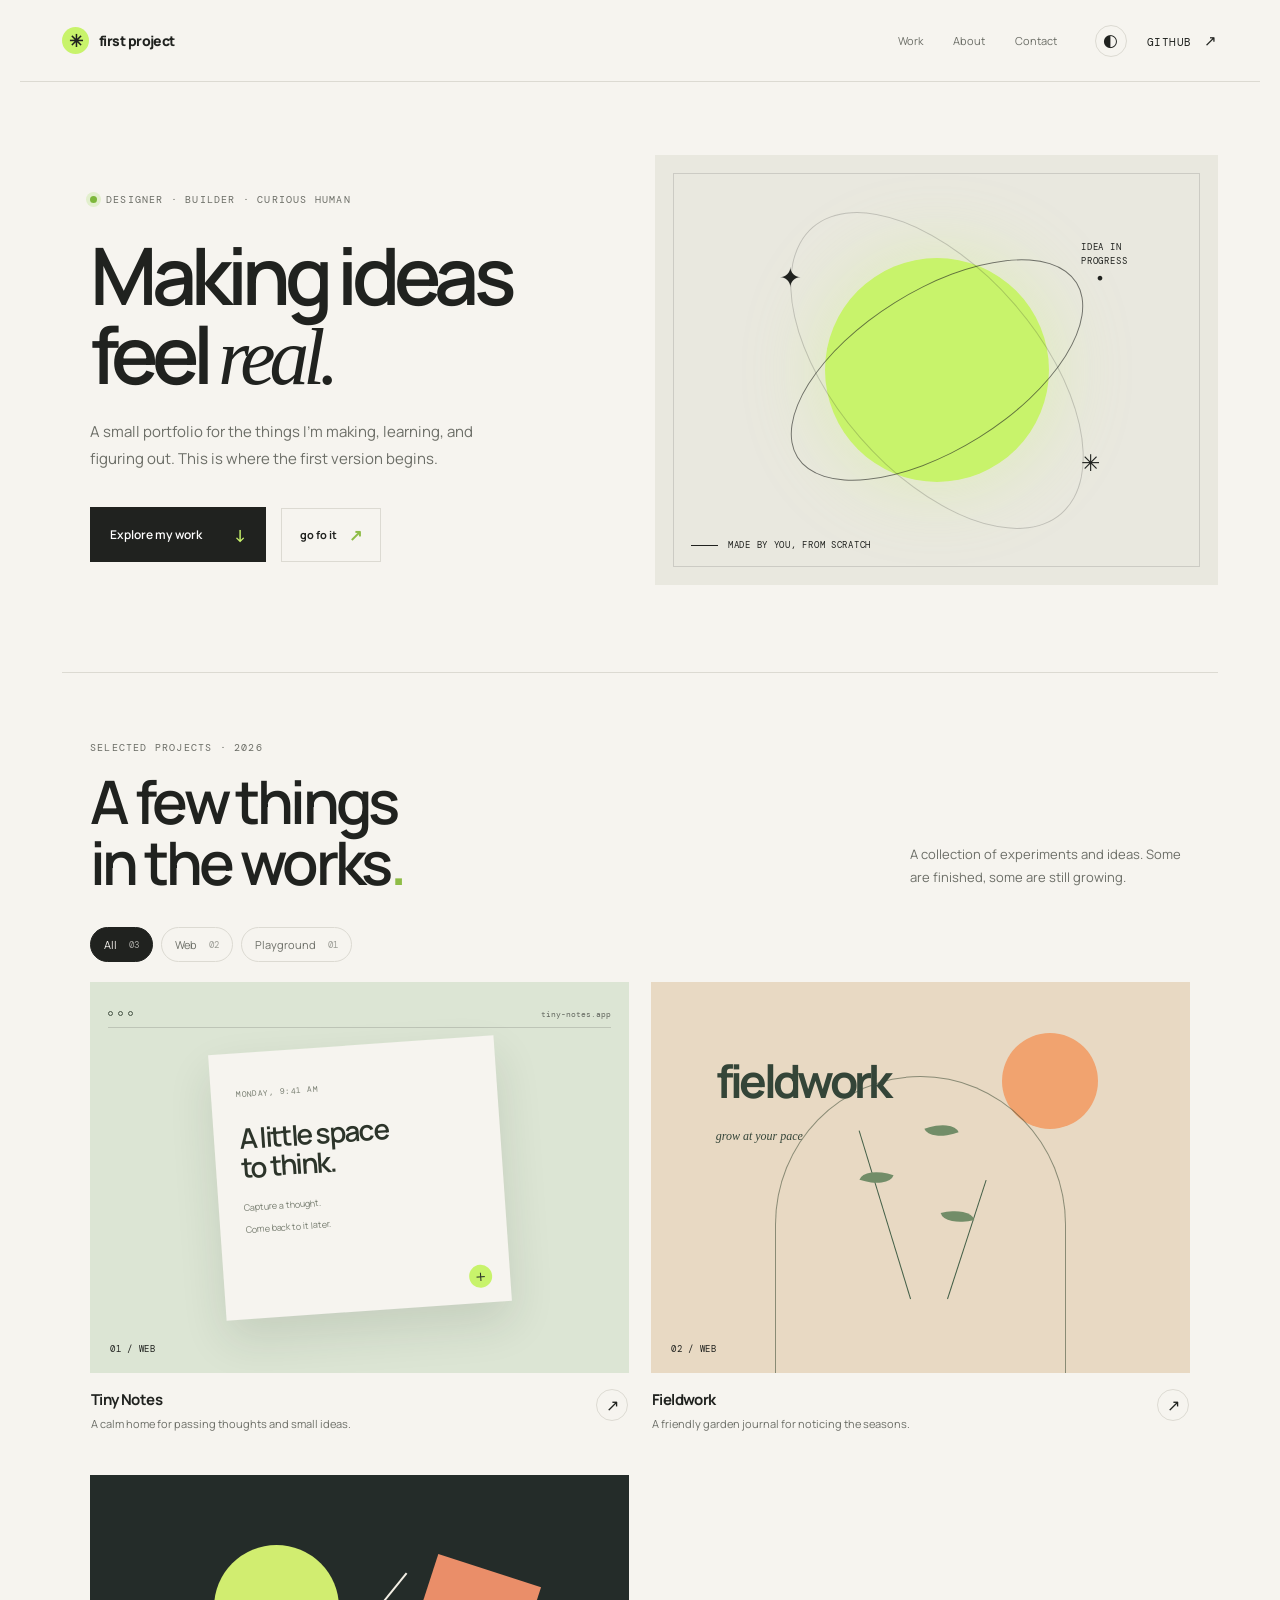
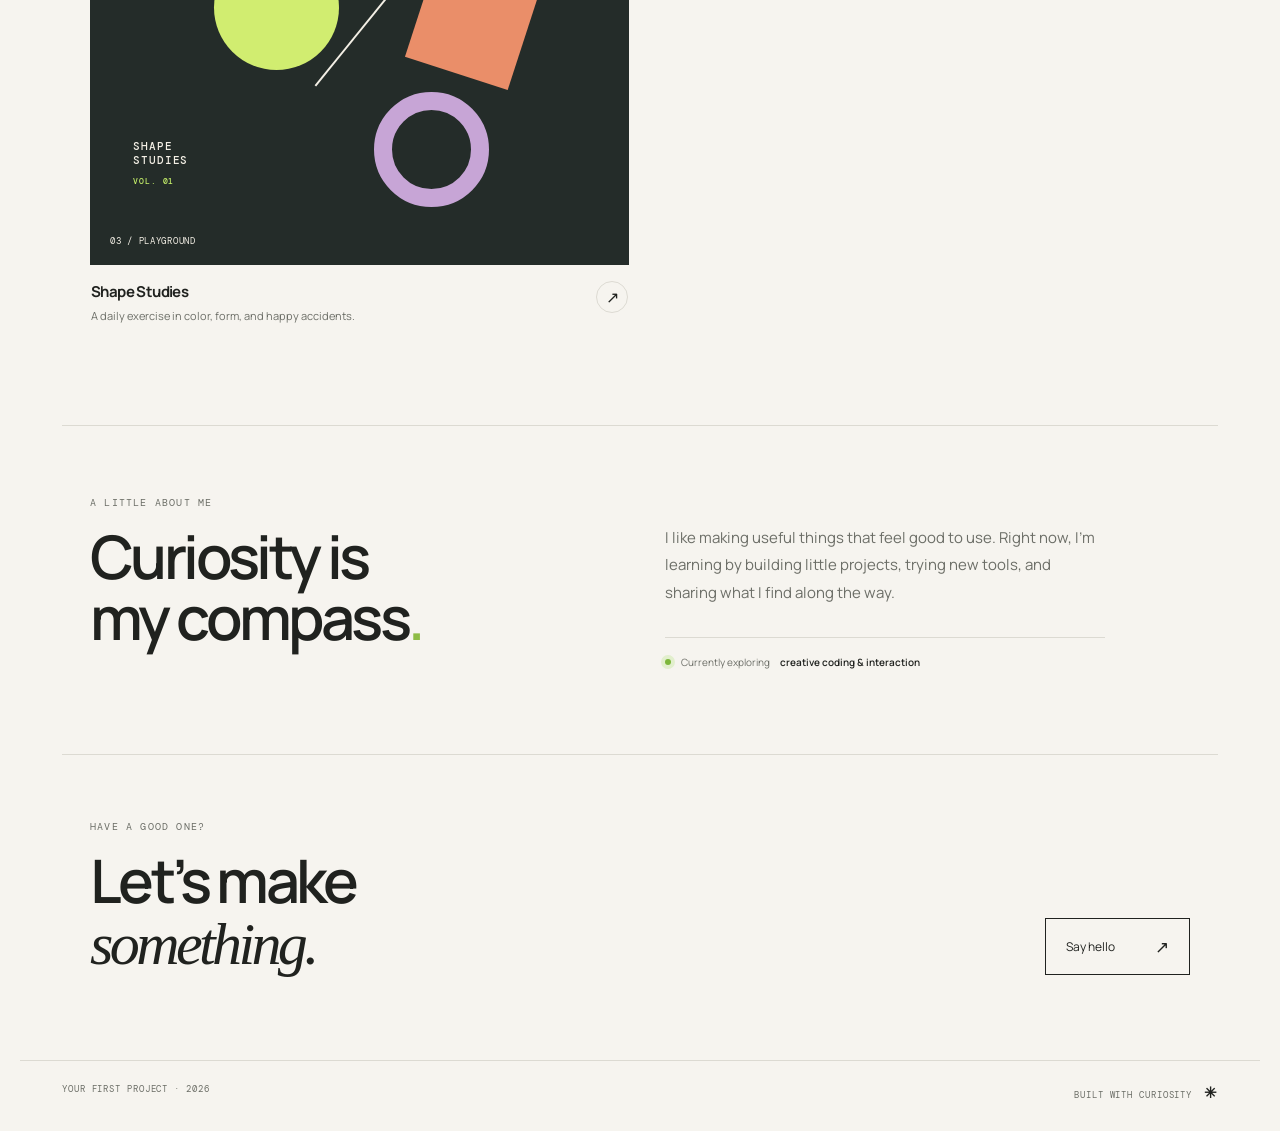
<file: index.html>
<!doctype html>
<html lang="en">
  <head>
    <meta charset="utf-8" />
    <meta name="viewport" content="width=device-width, initial-scale=1" />
    <meta name="theme-color" content="#f6f4ef" />
    <meta name="description" content="A personal portfolio starter for projects, experiments, and ideas in progress." />
    <title>First Project — Portfolio starter</title>
    <link rel="preconnect" href="https://fonts.googleapis.com" />
    <link rel="preconnect" href="https://fonts.gstatic.com" crossorigin />
    <link href="https://fonts.googleapis.com/css2?family=DM+Mono:wght@400;500&family=Manrope:wght@400;500;600;700;800&display=swap" rel="stylesheet" />
    <link rel="stylesheet" href="styles.css" />
  </head>
  <body>
    <header class="topbar">
      <a class="brand" href="#top" aria-label="First Project home"><span class="brand-mark">✳</span> first project</a>
      <nav class="main-nav" aria-label="Main navigation">
        <a href="#work">Work</a><a href="#about">About</a><a href="#contact">Contact</a>
      </nav>
      <div class="header-actions">
        <button class="theme-toggle" id="theme-toggle" type="button" aria-label="Switch to dark theme" title="Toggle theme"><span aria-hidden="true">◐</span></button>
        <a class="github-link" href="https://github.com" target="_blank" rel="noreferrer">GitHub <span aria-hidden="true">↗</span></a>
      </div>
    </header>

    <main id="top">
      <section class="hero" aria-labelledby="hero-title">
        <div class="hero-copy">
          <p class="eyebrow"><span class="status-dot"></span> DESIGNER · BUILDER · CURIOUS HUMAN</p>
          <h1 id="hero-title">Making ideas<br />feel <em>real.</em></h1>
          <p class="intro">A small portfolio for the things I’m making, learning, and figuring out. This is where the first version begins.</p>
          <a class="start-button" href="#work">Explore my work <span aria-hidden="true">↓</span></a>
          <a class="extra-button" href="button.html">go fo it <span aria-hidden="true">↗</span></a>
        </div>
        <div class="art" aria-label="Abstract illustration of a bright new idea" role="img">
          <div class="sun"></div>
          <div class="orbit orbit-one"></div>
          <div class="orbit orbit-two"></div>
          <div class="spark spark-one">✦</div>
          <div class="spark spark-two">✳</div>
          <div class="spark spark-three">·</div>
          <div class="orbit-label">IDEA IN<br />PROGRESS</div>
          <div class="art-caption"><span class="caption-line"></span> MADE BY YOU, FROM SCRATCH</div>
        </div>
      </section>

      <section class="work-section" id="work" aria-labelledby="work-title">
        <div class="section-heading">
          <div><p class="eyebrow">SELECTED PROJECTS · 2026</p><h2 id="work-title">A few things<br />in the works<span class="accent-dot">.</span></h2></div>
          <p class="section-note">A collection of experiments and ideas. Some are finished, some are still growing.</p>
        </div>
        <div class="filters" role="group" aria-label="Filter projects">
          <button class="filter-button is-active" type="button" data-filter="all" aria-pressed="true">All <span>03</span></button>
          <button class="filter-button" type="button" data-filter="web" aria-pressed="false">Web <span>02</span></button>
          <button class="filter-button" type="button" data-filter="playground" aria-pressed="false">Playground <span>01</span></button>
        </div>
        <div class="project-grid">
          <article class="project-card" data-category="web">
            <a class="project-visual visual-notes" href="#contact" aria-label="Ask me about Tiny Notes"><div class="browser-bar"><i></i><i></i><i></i><span>tiny-notes.app</span></div><div class="note-paper"><span>MONDAY, 9:41 AM</span><b>A little space<br />to think.</b><small>Capture a thought.<br />Come back to it later.</small><div class="note-mark">＋</div></div><span class="visual-index">01 / WEB</span></a>
            <div class="project-meta"><div><h3>Tiny Notes</h3><p>A calm home for passing thoughts and small ideas.</p></div><a class="arrow-link" href="#contact" aria-label="Ask about Tiny Notes">↗</a></div>
          </article>
          <article class="project-card" data-category="web">
            <a class="project-visual visual-garden" href="#contact" aria-label="Ask me about Fieldwork"><div class="garden-sun"></div><div class="garden-arch"></div><div class="garden-stem stem-a"></div><div class="garden-stem stem-b"></div><div class="garden-leaf leaf-a"></div><div class="garden-leaf leaf-b"></div><div class="garden-leaf leaf-c"></div><span class="garden-title">fieldwork<br /><i>grow at your pace</i></span><span class="visual-index">02 / WEB</span></a>
            <div class="project-meta"><div><h3>Fieldwork</h3><p>A friendly garden journal for noticing the seasons.</p></div><a class="arrow-link" href="#contact" aria-label="Ask about Fieldwork">↗</a></div>
          </article>
          <article class="project-card" data-category="playground">
            <a class="project-visual visual-shapes" href="#contact" aria-label="Ask me about Shape Studies"><div class="shape shape-circle"></div><div class="shape shape-square"></div><div class="shape shape-ring"></div><div class="shape shape-line"></div><span class="shape-copy">SHAPE<br />STUDIES<br /><small>VOL. 01</small></span><span class="visual-index">03 / PLAYGROUND</span></a>
            <div class="project-meta"><div><h3>Shape Studies</h3><p>A daily exercise in color, form, and happy accidents.</p></div><a class="arrow-link" href="#contact" aria-label="Ask about Shape Studies">↗</a></div>
          </article>
        </div>
      </section>

      <section class="about-section" id="about" aria-labelledby="about-title">
        <div>
          <p class="eyebrow">A LITTLE ABOUT ME</p>
          <h2 id="about-title">Curiosity is<br />my compass<span class="accent-dot">.</span></h2>
        </div>
        <div class="about-copy"><p>I like making useful things that feel good to use. Right now, I’m learning by building little projects, trying new tools, and sharing what I find along the way.</p><div class="current-focus"><span class="status-dot"></span><span>Currently exploring</span><b>creative coding & interaction</b></div></div>
      </section>

      <section class="contact-section" id="contact" aria-labelledby="contact-title"><div><p class="eyebrow">HAVE A GOOD ONE?</p><h2 id="contact-title">Let’s make<br /><em>something.</em></h2></div><a class="contact-link" href="mailto:hello@example.com">Say hello <span>↗</span></a></section>
    </main>

    <footer><span>YOUR FIRST PROJECT · 2026</span><span>BUILT WITH CURIOSITY <b>✳</b></span></footer>
    <script src="script.js"></script>
  </body>
</html>
</file>
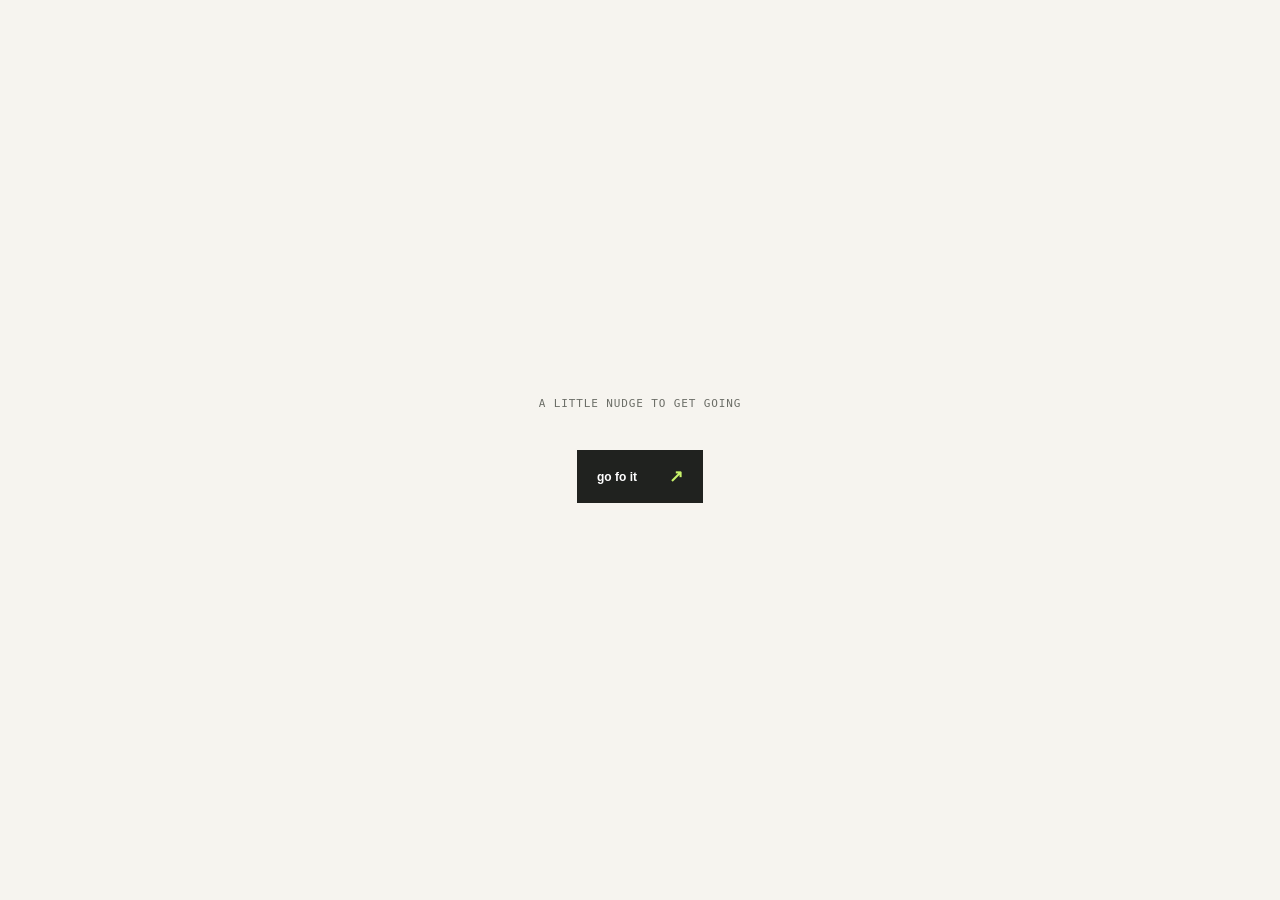
<file: button.html>
<!doctype html>
<html lang="en">
  <head>
    <meta charset="utf-8" />
    <meta name="viewport" content="width=device-width, initial-scale=1" />
    <meta name="description" content="A standalone Go Fo It button for the First Project website." />
    <title>Go Fo It Button</title>
    <link rel="stylesheet" href="styles.css" />
    <style>
      body { min-height: 100vh; display: grid; place-items: center; padding: 24px; }
      .button-demo { text-align: center; }
      .button-demo p { margin: 0 0 20px; color: var(--muted); font: 11px "DM Mono", monospace; letter-spacing: .08em; text-transform: uppercase; }
    </style>
  </head>
  <body>
    <main class="button-demo">
      <p>A little nudge to get going</p>
      <a class="start-button" href="index.html#work">go fo it <span aria-hidden="true">↗</span></a>
    </main>
  </body>
</html>
</file>
<file: styles.css>
:root {
  color-scheme: light;
  --paper: #f6f4ef;
  --ink: #20221f;
  --muted: #6c6e67;
  --green: #c8f36b;
  --line: #dcdad2;
  font-family: "Manrope", sans-serif;
}

:root[data-theme="dark"] {
  color-scheme: dark;
  --paper: #191c19;
  --ink: #f0f0e9;
  --muted: #a5a79e;
  --green: #c8f36b;
  --line: #383b35;
}

* { box-sizing: border-box; }
html { scroll-behavior: smooth; }
body { margin: 0; background: var(--paper); color: var(--ink); }
a { color: inherit; text-decoration: none; }
.topbar { height: 82px; display: flex; align-items: center; justify-content: space-between; max-width: 1240px; padding: 0 42px; margin: auto; border-bottom: 1px solid var(--line); }
.main-nav, .header-actions { display: flex; align-items: center; }
.main-nav { gap: 30px; margin-left: auto; margin-right: 38px; }
.main-nav a { font-size: 11px; color: var(--muted); transition: color .2s; }
.main-nav a:hover { color: var(--ink); }
.header-actions { gap: 20px; }
.theme-toggle { width: 32px; height: 32px; border: 1px solid var(--line); border-radius: 50%; background: transparent; color: var(--ink); font-size: 17px; cursor: pointer; }
.brand { display: inline-flex; align-items: center; gap: 10px; font-size: 14px; font-weight: 800; letter-spacing: -.04em; }
.brand-mark { display: grid; place-items: center; width: 27px; height: 27px; border-radius: 50%; background: var(--green); font-size: 17px; }
.github-link { font-family: "DM Mono", monospace; font-size: 11px; text-transform: uppercase; letter-spacing: .05em; }
.github-link span { font-size: 15px; margin-left: 5px; }
main { max-width: 1240px; margin: auto; padding: 0 42px; }
.hero { display: grid; grid-template-columns: 1fr 1fr; min-height: 590px; align-items: center; gap: 30px; padding: 48px 0 62px; }
.hero-copy { padding: 5px 0 0 28px; }
.eyebrow { display: flex; align-items: center; gap: 9px; font-family: "DM Mono", monospace; font-size: 10px; letter-spacing: .12em; color: var(--muted); }
.status-dot { width: 7px; height: 7px; border-radius: 50%; background: #7db73b; box-shadow: 0 0 0 4px #e2efcd; }
h1 { margin: 30px 0 22px; font-size: clamp(50px, 6.2vw, 80px); line-height: .99; letter-spacing: -.075em; font-weight: 600; }
h1 em, .next-copy em { font-family: Georgia, serif; font-weight: 400; }
.intro { color: var(--muted); font-size: 15px; line-height: 1.8; max-width: 410px; }
.start-button { display: inline-flex; align-items: center; gap: 32px; border: 0; margin-top: 20px; padding: 16px 20px; background: var(--ink); color: white; font: 600 12px "Manrope", sans-serif; cursor: pointer; transition: transform .2s, background .2s; }
.start-button { text-decoration: none; }
.extra-button { display: inline-flex; align-items: center; gap: 12px; margin: 20px 0 0 12px; padding: 15px 18px; border: 1px solid var(--line); color: var(--ink); font-size: 11px; font-weight: 700; text-transform: lowercase; transition: background .2s, color .2s, border-color .2s; }
.extra-button span { color: #8ebc46; font-size: 16px; }
.extra-button:hover { border-color: var(--ink); background: var(--ink); color: var(--paper); }
.start-button:hover { background: #3b4431; transform: translateY(-2px); }
.start-button span { color: var(--green); font-size: 17px; }
.hint { min-height: 17px; margin-top: 13px; color: var(--muted); font: 10px "DM Mono", monospace; }
.art { position: relative; height: 430px; overflow: hidden; background: #e9e8df; display: grid; place-items: center; }
.art::before { content: ""; position: absolute; inset: 18px; border: 1px solid rgba(32,34,31,.14); }
.sun { position: absolute; width: 224px; height: 224px; border-radius: 50%; background: var(--green); box-shadow: 0 0 80px rgba(200,243,107,.35); }
.orbit { position: absolute; width: 330px; height: 160px; border: 1px solid rgba(32,34,31,.6); border-radius: 50%; transform: rotate(-32deg); }
.orbit-two { width: 380px; height: 205px; transform: rotate(49deg); border-color: rgba(32,34,31,.2); }
.spark { position: absolute; z-index: 1; color: var(--ink); }
.spark-one { left: 22%; top: 24%; font-size: 27px; }
.spark-two { right: 21%; bottom: 25%; font-size: 23px; }
.spark-three { right: 20%; top: 21%; font-size: 44px; }
.orbit-label { position: absolute; top: 20%; right: 16%; font: 9px/1.5 "DM Mono", monospace; letter-spacing: .1em; }
.art-caption { position: absolute; bottom: 34px; left: 36px; display: flex; align-items: center; gap: 10px; font: 9px "DM Mono", monospace; letter-spacing: .08em; }
.caption-line { display: inline-block; height: 1px; width: 27px; background: var(--ink); }
.work-section { padding: 68px 28px 100px; border-top: 1px solid var(--line); }
.section-heading { display: flex; align-items: end; justify-content: space-between; gap: 30px; }
.section-heading .eyebrow, .about-section .eyebrow, .contact-section .eyebrow { margin: 0 0 17px; }
.section-heading h2, .about-section h2, .contact-section h2 { font-size: clamp(40px, 5vw, 60px); line-height: 1.02; }
.accent-dot { color: #8ebc46; }
.section-note { max-width: 280px; color: var(--muted); font-size: 13px; line-height: 1.75; margin: 0 0 5px; }
.filters { display: flex; gap: 8px; margin: 34px 0 20px; }
.filter-button { display: inline-flex; align-items: center; gap: 12px; border: 1px solid var(--line); border-radius: 99px; padding: 9px 13px; background: transparent; color: var(--muted); font: 11px "Manrope", sans-serif; cursor: pointer; transition: .2s; }
.filter-button span { font: 9px "DM Mono", monospace; opacity: .65; }
.filter-button:hover, .filter-button.is-active { color: var(--ink); border-color: var(--ink); }
.filter-button.is-active { background: var(--ink); color: var(--paper); }
.project-grid { display: grid; grid-template-columns: repeat(2, minmax(0, 1fr)); gap: 42px 22px; }
.project-card { min-width: 0; animation: card-in .35s ease both; }
.project-card[hidden] { display: none; }
.project-visual { position: relative; display: grid; overflow: hidden; min-height: 300px; aspect-ratio: 1.38; place-items: center; transition: transform .25s; }
.project-visual:hover { transform: translateY(-3px); }
.visual-index { position: absolute; left: 20px; bottom: 18px; z-index: 3; font: 9px "DM Mono", monospace; letter-spacing: .08em; }
.visual-notes { background: #dce5d4; }
.browser-bar { position: absolute; inset: 18px 18px auto; height: 28px; display: flex; align-items: center; gap: 5px; border-bottom: 1px solid rgba(32,34,31,.16); }
.browser-bar i { width: 5px; height: 5px; border: 1px solid #465344; border-radius: 50%; }
.browser-bar span { margin-left: auto; font: 8px "DM Mono", monospace; opacity: .65; }
.note-paper { position: relative; width: 53%; min-width: 190px; height: 68%; padding: 27px 25px; background: #f6f4ef; box-shadow: 0 20px 45px rgba(37,48,33,.12); transform: rotate(-4deg); color: #2c342a; }
.note-paper > span { font: 8px "DM Mono", monospace; letter-spacing: .06em; color: #777d70; }
.note-paper b { display: block; margin: 22px 0 11px; font: 600 28px/1.05 "Manrope", sans-serif; letter-spacing: -.06em; }
.note-paper small { font-size: 9px; line-height: 1.6; color: #777d70; }
.note-mark { position: absolute; right: 18px; bottom: 15px; width: 23px; height: 23px; display: grid; place-items: center; border-radius: 50%; background: #c8f36b; }
.visual-garden { background: #e8d9c3; }
.garden-sun { position: absolute; width: 96px; height: 96px; right: 17%; top: 13%; border-radius: 50%; background: #f1a36f; }
.garden-arch { position: absolute; bottom: 0; left: 23%; width: 54%; height: 76%; border: 1px solid rgba(61,76,53,.55); border-bottom: 0; border-radius: 50% 50% 0 0; }
.garden-stem { position: absolute; bottom: 19%; width: 1px; height: 45%; background: #435f47; transform-origin: bottom; }
.stem-a { left: 48%; transform: rotate(-17deg); }.stem-b { left: 55%; height: 32%; transform: rotate(18deg); }
.garden-leaf { position: absolute; width: 31px; height: 15px; border-radius: 100% 0 100% 0; background: #728d68; }
.leaf-a { left: 39%; top: 48%; transform: rotate(18deg); }.leaf-b { left: 51%; top: 36%; transform: rotate(-20deg) scaleX(-1); }.leaf-c { left: 54%; top: 58%; transform: rotate(-14deg) scaleX(-1); }
.garden-title { position: absolute; z-index: 2; left: 12%; top: 20%; font: 700 clamp(26px, 4vw, 46px)/.9 "Manrope", sans-serif; letter-spacing: -.08em; color: #344538; }
.garden-title i { display: inline-block; margin-top: 9px; font: italic 12px Georgia, serif; letter-spacing: 0; }
.visual-shapes { background: #242c29; color: #f3efe5; }
.shape { position: absolute; }
.shape-circle { width: 125px; height: 125px; border-radius: 50%; background: #d1ed70; top: 18%; left: 23%; }
.shape-square { width: 108px; height: 108px; background: #ea8e69; top: 24%; right: 19%; transform: rotate(18deg); }
.shape-ring { width: 115px; height: 115px; border-radius: 50%; border: 18px solid #c7a5d6; bottom: 15%; right: 26%; }
.shape-line { width: 2px; height: 145px; top: 21%; left: 50%; background: #f3efe5; transform: rotate(39deg); }
.shape-copy { position: absolute; z-index: 2; left: 8%; bottom: 20%; font: 500 11px/1.3 "DM Mono", monospace; letter-spacing: .08em; }
.shape-copy small { display: inline-block; margin-top: 8px; color: #c8f36b; font-size: 8px; }
.project-meta { display: flex; justify-content: space-between; align-items: start; padding: 16px 1px 0; }
.project-meta h3 { margin: 0 0 5px; font-size: 15px; letter-spacing: -.04em; }
.project-meta p { margin: 0; color: var(--muted); font-size: 11px; line-height: 1.6; }
.arrow-link { display: grid; place-items: center; width: 32px; height: 32px; border: 1px solid var(--line); border-radius: 50%; transition: .2s; }
.arrow-link:hover { color: var(--paper); background: var(--ink); }
.about-section { display: grid; grid-template-columns: 1fr 1fr; gap: 50px; padding: 70px 28px 85px; border-top: 1px solid var(--line); }
.about-copy { max-width: 440px; padding-top: 28px; }
.about-copy > p { margin: 0; color: var(--muted); font-size: 15px; line-height: 1.85; }
.current-focus { display: flex; align-items: center; flex-wrap: wrap; gap: 10px; border-top: 1px solid var(--line); margin-top: 30px; padding-top: 17px; font-size: 10px; color: var(--muted); }
.current-focus .status-dot { width: 6px; height: 6px; }
.current-focus b { color: var(--ink); font-weight: 600; }
.contact-section { display: flex; align-items: end; justify-content: space-between; gap: 30px; padding: 65px 28px 85px; border-top: 1px solid var(--line); }
.contact-section h2 em { font-family: Georgia, serif; font-weight: 400; }
.contact-link { display: inline-flex; align-items: center; gap: 40px; padding: 16px 20px; border: 1px solid var(--ink); font-size: 12px; transition: .2s; }
.contact-link span { font-size: 17px; }
.contact-link:hover { color: var(--paper); background: var(--ink); }
.contact-link:hover span { color: var(--green); }
.next-section { border-top: 1px solid var(--line); padding: 62px 28px 78px; display: grid; grid-template-columns: 1fr 1fr; column-gap: 60px; }
.next-section .eyebrow { margin: 0 0 15px; }
h2 { font-size: 43px; letter-spacing: -.06em; margin: 0; font-weight: 600; }
.next-copy { color: var(--muted); line-height: 1.8; font-size: 14px; max-width: 390px; margin: 29px 0 0; }
.steps { grid-column: 1 / -1; display: grid; grid-template-columns: repeat(3, 1fr); gap: 34px; margin-top: 55px; }
.step { border-top: 1px solid #bdbbb2; padding-top: 16px; }
.step-number { color: #888a81; font: 10px "DM Mono", monospace; }
.step h3 { margin: 22px 0 8px; font-size: 16px; letter-spacing: -.03em; }
.step p { color: var(--muted); font-size: 12px; line-height: 1.7; margin: 0; max-width: 240px; }
footer { max-width: 1240px; margin: auto; padding: 22px 42px 28px; display: flex; justify-content: space-between; border-top: 1px solid var(--line); color: var(--muted); font: 9px "DM Mono", monospace; letter-spacing: .1em; }
footer b { color: var(--ink); font-size: 15px; margin-left: 6px; }
@media (max-width: 760px) {
  .topbar { height: 68px; padding: 0 22px; }
  .main-nav { gap: 14px; margin-right: 15px; }
  .main-nav a { font-size: 10px; }
  .header-actions { gap: 10px; }
  .github-link { display: none; }
  main { padding: 0 22px; }
  .hero { grid-template-columns: 1fr; padding: 54px 0 44px; gap: 32px; }
  .hero-copy { padding: 0; }
  h1 { font-size: clamp(52px, 13vw, 76px); }
  .art { height: 340px; }
  .work-section { padding: 48px 0 65px; }
  .section-heading { display: block; }
  .section-note { margin-top: 18px; }
  .project-grid { grid-template-columns: 1fr; gap: 32px; }
  .project-visual { min-height: 250px; }
  .about-section { grid-template-columns: 1fr; gap: 5px; padding: 48px 0 60px; }
  .about-copy { padding-top: 10px; }
  .contact-section { align-items: start; flex-direction: column; padding: 48px 0 60px; }
  footer { padding: 20px 22px 24px; font-size: 8px; }
}
@media (max-width: 420px) {
  .brand { gap: 7px; font-size: 12px; }
  .brand-mark { width: 24px; height: 24px; }
  .main-nav { gap: 10px; margin-right: 8px; }
  .main-nav a { font-size: 9px; }
  .theme-toggle { width: 29px; height: 29px; }
  .hero .eyebrow { font-size: 8px; }
}
@keyframes card-in { from { opacity: .35; transform: translateY(8px); } to { opacity: 1; transform: translateY(0); } }
@media (prefers-reduced-motion: reduce) { html { scroll-behavior: auto; } *, *::before, *::after { transition-duration: .01ms !important; } }
</file>
